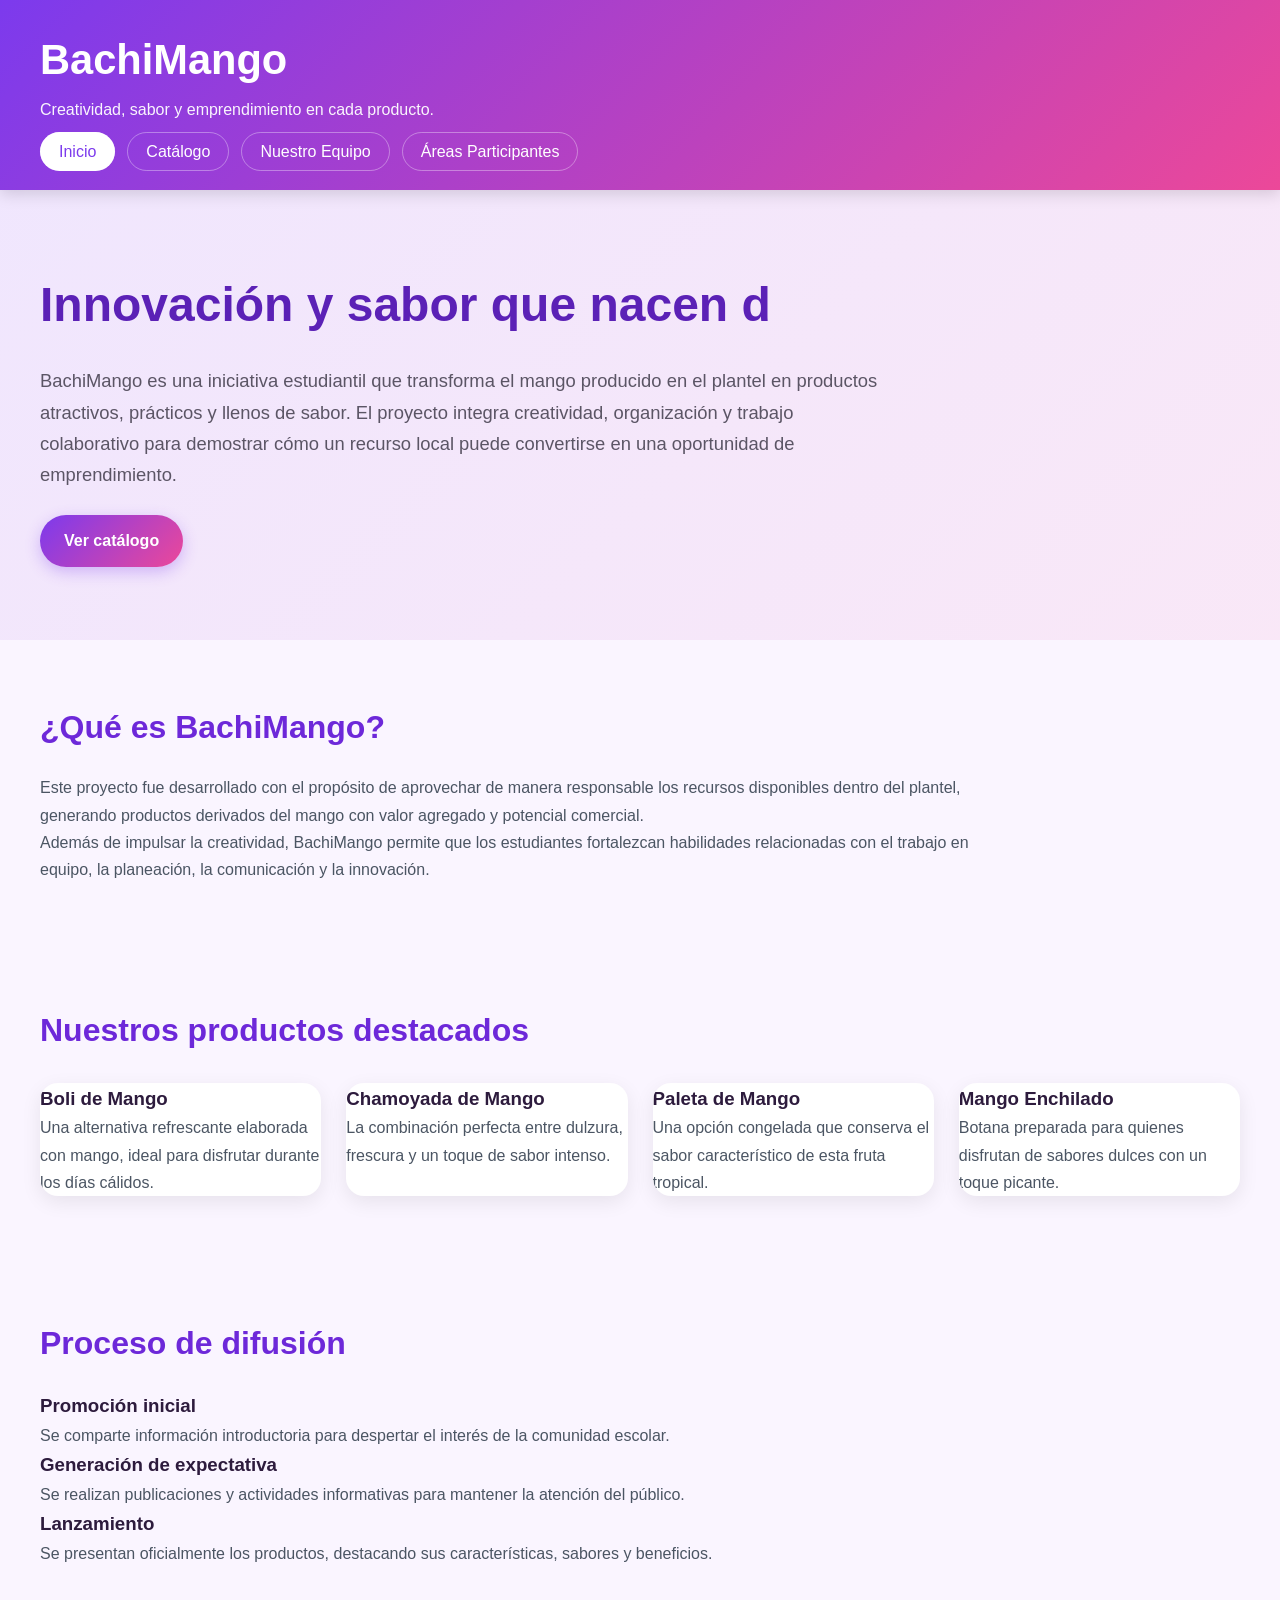
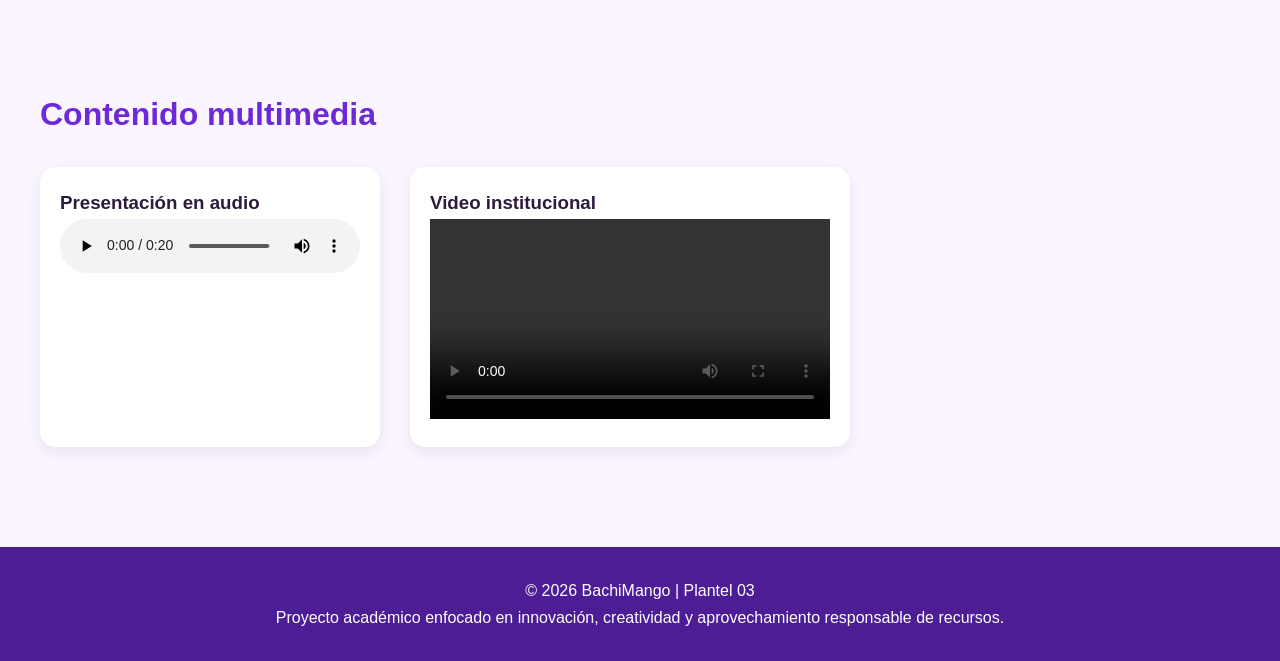
<file: index.html>
<!DOCTYPE html>
<html lang="es">
<head>
<meta charset="UTF-8">
<meta name="viewport" content="width=device-width, initial-scale=1.0">
<title>BachiMango | Inicio</title>
<link rel="stylesheet" href="estilos.css">
<link rel="icon" href="logo.png" type="image/png">
<meta name="description" content="BachiMango, proyecto estudiantil dedicado a la creación de productos innovadores derivados del mango.">
</head>
<body>
<header>
<div class="contenedor-header">
<h1>BachiMango</h1>
<p>Creatividad, sabor y emprendimiento en cada producto.</p>
</div>
<nav>
<ul>
<li><a href="index.html" class="activo">Inicio</a></li>
<li><a href="productos.html">Catálogo</a></li>
<li><a href="involucrados.html">Nuestro Equipo</a></li>
<li><a href="capacitaciones.html">Áreas Participantes</a></li>
</ul>
</nav>
</header>
<section class="hero">
<div class="hero-texto">
<h2>Innovación y sabor que nacen del mango</h2>
<p>BachiMango es una iniciativa estudiantil que transforma el mango producido en el plantel en productos atractivos, prácticos y llenos de sabor. El proyecto integra creatividad, organización y trabajo colaborativo para demostrar cómo un recurso local puede convertirse en una oportunidad de emprendimiento.</p>
<a href="productos.html" class="boton">Ver catálogo</a>
</div>
</section>
<section class="proyecto">
<h2>¿Qué es BachiMango?</h2>
<p>Este proyecto fue desarrollado con el propósito de aprovechar de manera responsable los recursos disponibles dentro del plantel, generando productos derivados del mango con valor agregado y potencial comercial.</p>
<p>Además de impulsar la creatividad, BachiMango permite que los estudiantes fortalezcan habilidades relacionadas con el trabajo en equipo, la planeación, la comunicación y la innovación.</p>
</section>
<section class="destacados">
<h2>Nuestros productos destacados</h2>
<div class="tarjetas">
<div class="tarjeta animar">
<h3>Boli de Mango</h3>
<p>Una alternativa refrescante elaborada con mango, ideal para disfrutar durante los días cálidos.</p>
</div>
<div class="tarjeta animar">
<h3>Chamoyada de Mango</h3>
<p>La combinación perfecta entre dulzura, frescura y un toque de sabor intenso.</p>
</div>
<div class="tarjeta animar">
<h3>Paleta de Mango</h3>
<p>Una opción congelada que conserva el sabor característico de esta fruta tropical.</p>
</div>
<div class="tarjeta animar">
<h3>Mango Enchilado</h3>
<p>Botana preparada para quienes disfrutan de sabores dulces con un toque picante.</p>
</div>
</div>
</section>
<section class="campania">
<h2>Proceso de difusión</h2>
<div class="fase">
<h3>Promoción inicial</h3>
<p>Se comparte información introductoria para despertar el interés de la comunidad escolar.</p>
</div>
<div class="fase">
<h3>Generación de expectativa</h3>
<p>Se realizan publicaciones y actividades informativas para mantener la atención del público.</p>
</div>
<div class="fase">
<h3>Lanzamiento</h3>
<p>Se presentan oficialmente los productos, destacando sus características, sabores y beneficios.</p>
</div>
</section>
<section class="multimedia">
<h2>Contenido multimedia</h2>
<div class="media-contenedor">
<div class="audio">
<h3>Presentación en audio</h3>
<audio controls>
<source src="bachimango.mp3" type="audio/mpeg">
Tu navegador no soporta audio.
</audio>
</div>
<div class="video">
<h3>Video institucional</h3>
<video controls width="400">
<source src="bachimango.mp4" type="video/mp4">
Tu navegador no soporta video.
</video>
</div>
</div>
</section>
<footer>
<p>© 2026 BachiMango | Plantel 03</p>
<p>Proyecto académico enfocado en innovación, creatividad y aprovechamiento responsable de recursos.</p>
</footer>
<script src="script.js"></script>
</body>
</html>
</file>
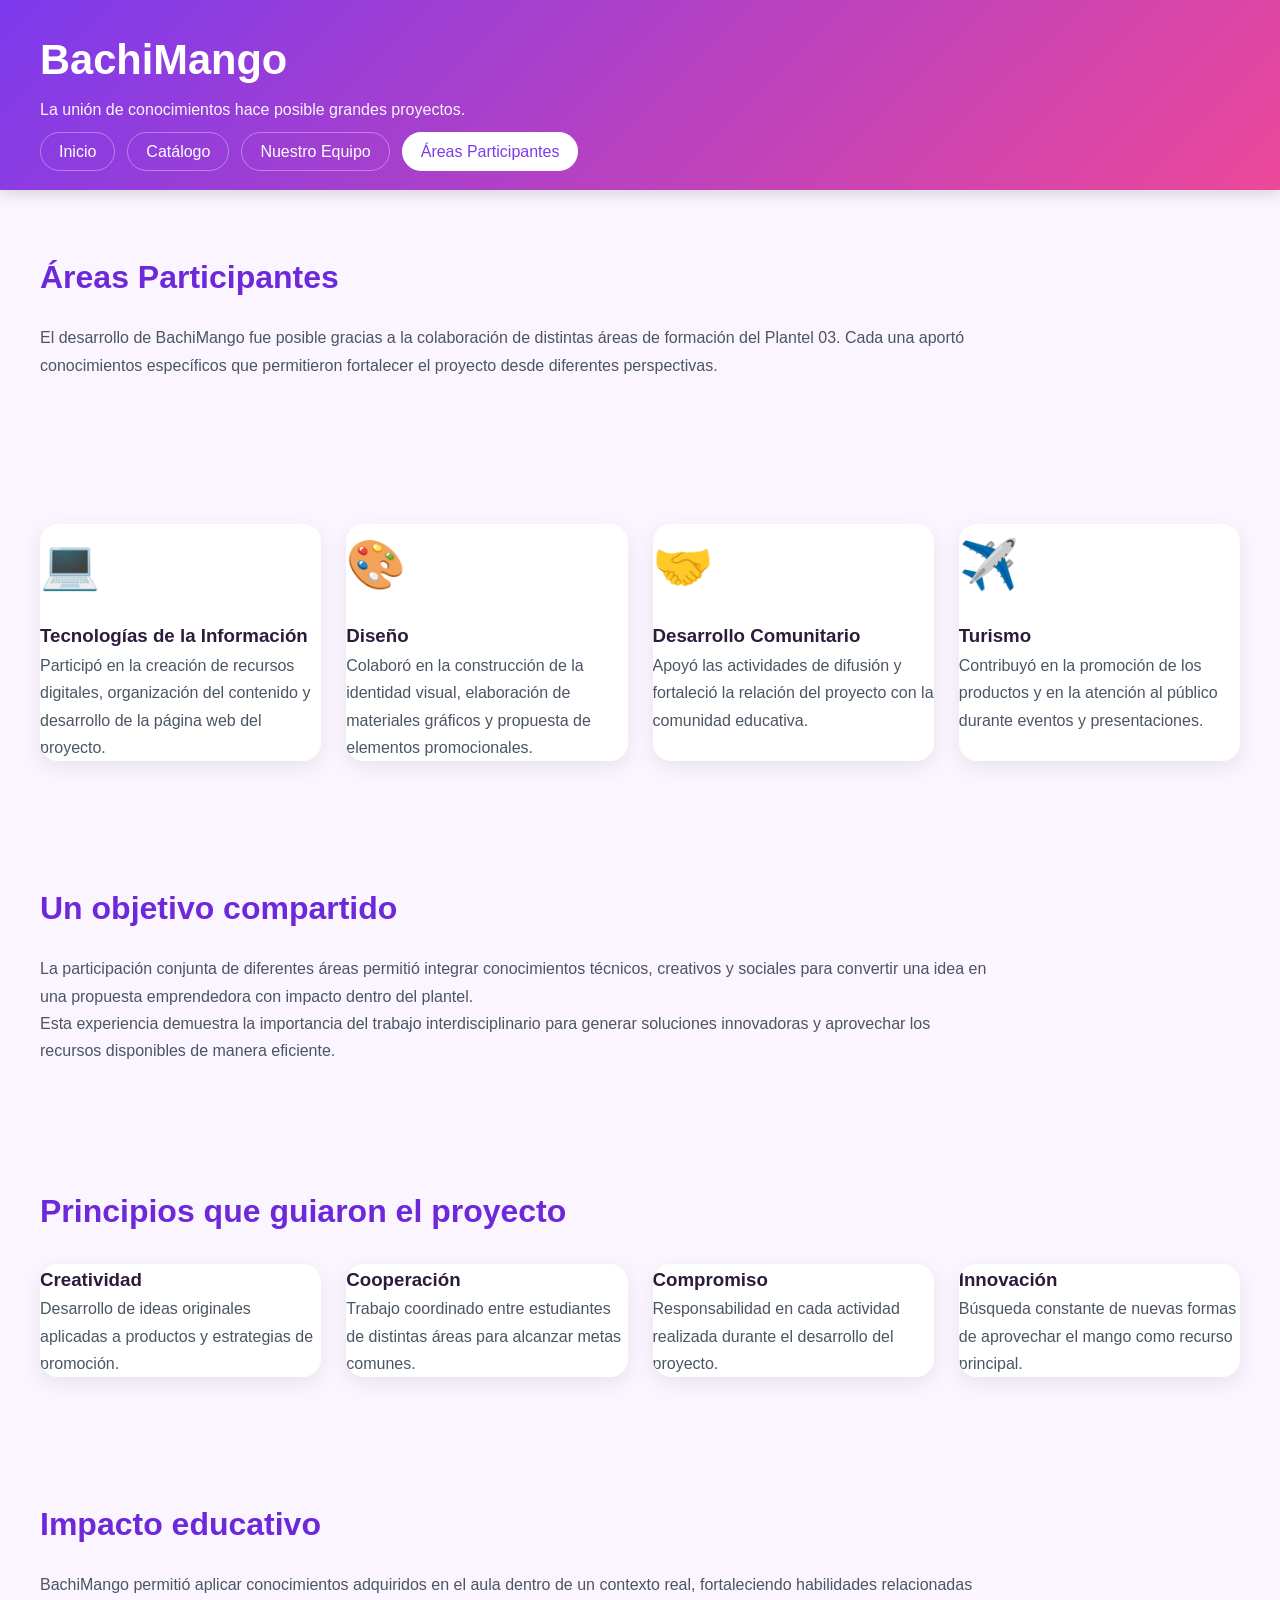
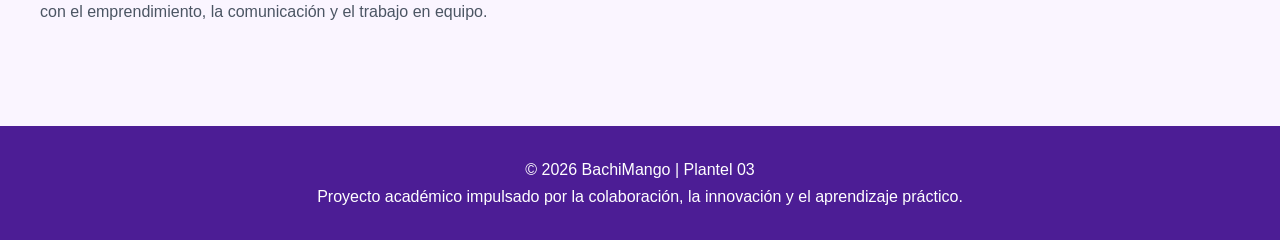
<file: capacitaciones.html>
<!DOCTYPE html>
<html lang="es">
<head>
<meta charset="UTF-8">
<meta name="viewport" content="width=device-width, initial-scale=1.0">
<title>BachiMango | Áreas Participantes</title>
<link rel="stylesheet" href="estilos.css">
<link rel="icon" href="logo.png" type="image/png">
<meta name="description" content="Conoce las áreas académicas que colaboraron en el desarrollo del proyecto BachiMango.">
</head>
<body>
<header>
<div class="contenedor-header">
<h1>BachiMango</h1>
<p>La unión de conocimientos hace posible grandes proyectos.</p>
</div>
<nav>
<ul>
<li><a href="index.html">Inicio</a></li>
<li><a href="productos.html">Catálogo</a></li>
<li><a href="involucrados.html">Nuestro Equipo</a></li>
<li><a href="capacitaciones.html" class="activo">Áreas Participantes</a></li>
</ul>
</nav>
</header>
<section class="titulo-pagina">
<h2>Áreas Participantes</h2>
<p>El desarrollo de BachiMango fue posible gracias a la colaboración de distintas áreas de formación del Plantel 03. Cada una aportó conocimientos específicos que permitieron fortalecer el proyecto desde diferentes perspectivas.</p>
</section>
<section class="capacitaciones-grid">
<div class="capacitacion-card animar">
<div class="icono">💻</div>
<h3>Tecnologías de la Información</h3>
<p>Participó en la creación de recursos digitales, organización del contenido y desarrollo de la página web del proyecto.</p>
</div>
<div class="capacitacion-card animar">
<div class="icono">🎨</div>
<h3>Diseño</h3>
<p>Colaboró en la construcción de la identidad visual, elaboración de materiales gráficos y propuesta de elementos promocionales.</p>
</div>
<div class="capacitacion-card animar">
<div class="icono">🤝</div>
<h3>Desarrollo Comunitario</h3>
<p>Apoyó las actividades de difusión y fortaleció la relación del proyecto con la comunidad educativa.</p>
</div>
<div class="capacitacion-card animar">
<div class="icono">✈️</div>
<h3>Turismo</h3>
<p>Contribuyó en la promoción de los productos y en la atención al público durante eventos y presentaciones.</p>
</div>
</section>
<section class="colaboracion">
<h2>Un objetivo compartido</h2>
<p>La participación conjunta de diferentes áreas permitió integrar conocimientos técnicos, creativos y sociales para convertir una idea en una propuesta emprendedora con impacto dentro del plantel.</p>
<p>Esta experiencia demuestra la importancia del trabajo interdisciplinario para generar soluciones innovadoras y aprovechar los recursos disponibles de manera eficiente.</p>
</section>
<section class="valores">
<h2>Principios que guiaron el proyecto</h2>
<div class="tarjetas">
<div class="tarjeta animar">
<h3>Creatividad</h3>
<p>Desarrollo de ideas originales aplicadas a productos y estrategias de promoción.</p>
</div>
<div class="tarjeta animar">
<h3>Cooperación</h3>
<p>Trabajo coordinado entre estudiantes de distintas áreas para alcanzar metas comunes.</p>
</div>
<div class="tarjeta animar">
<h3>Compromiso</h3>
<p>Responsabilidad en cada actividad realizada durante el desarrollo del proyecto.</p>
</div>
<div class="tarjeta animar">
<h3>Innovación</h3>
<p>Búsqueda constante de nuevas formas de aprovechar el mango como recurso principal.</p>
</div>
</div>
</section>
<section class="proyecto">
<h2>Impacto educativo</h2>
<p>BachiMango permitió aplicar conocimientos adquiridos en el aula dentro de un contexto real, fortaleciendo habilidades relacionadas con el emprendimiento, la comunicación y el trabajo en equipo.</p>
</section>
<footer>
<p>© 2026 BachiMango | Plantel 03</p>
<p>Proyecto académico impulsado por la colaboración, la innovación y el aprendizaje práctico.</p>
</footer>
<script src="script.js"></script>
</body>
</html>
</file>
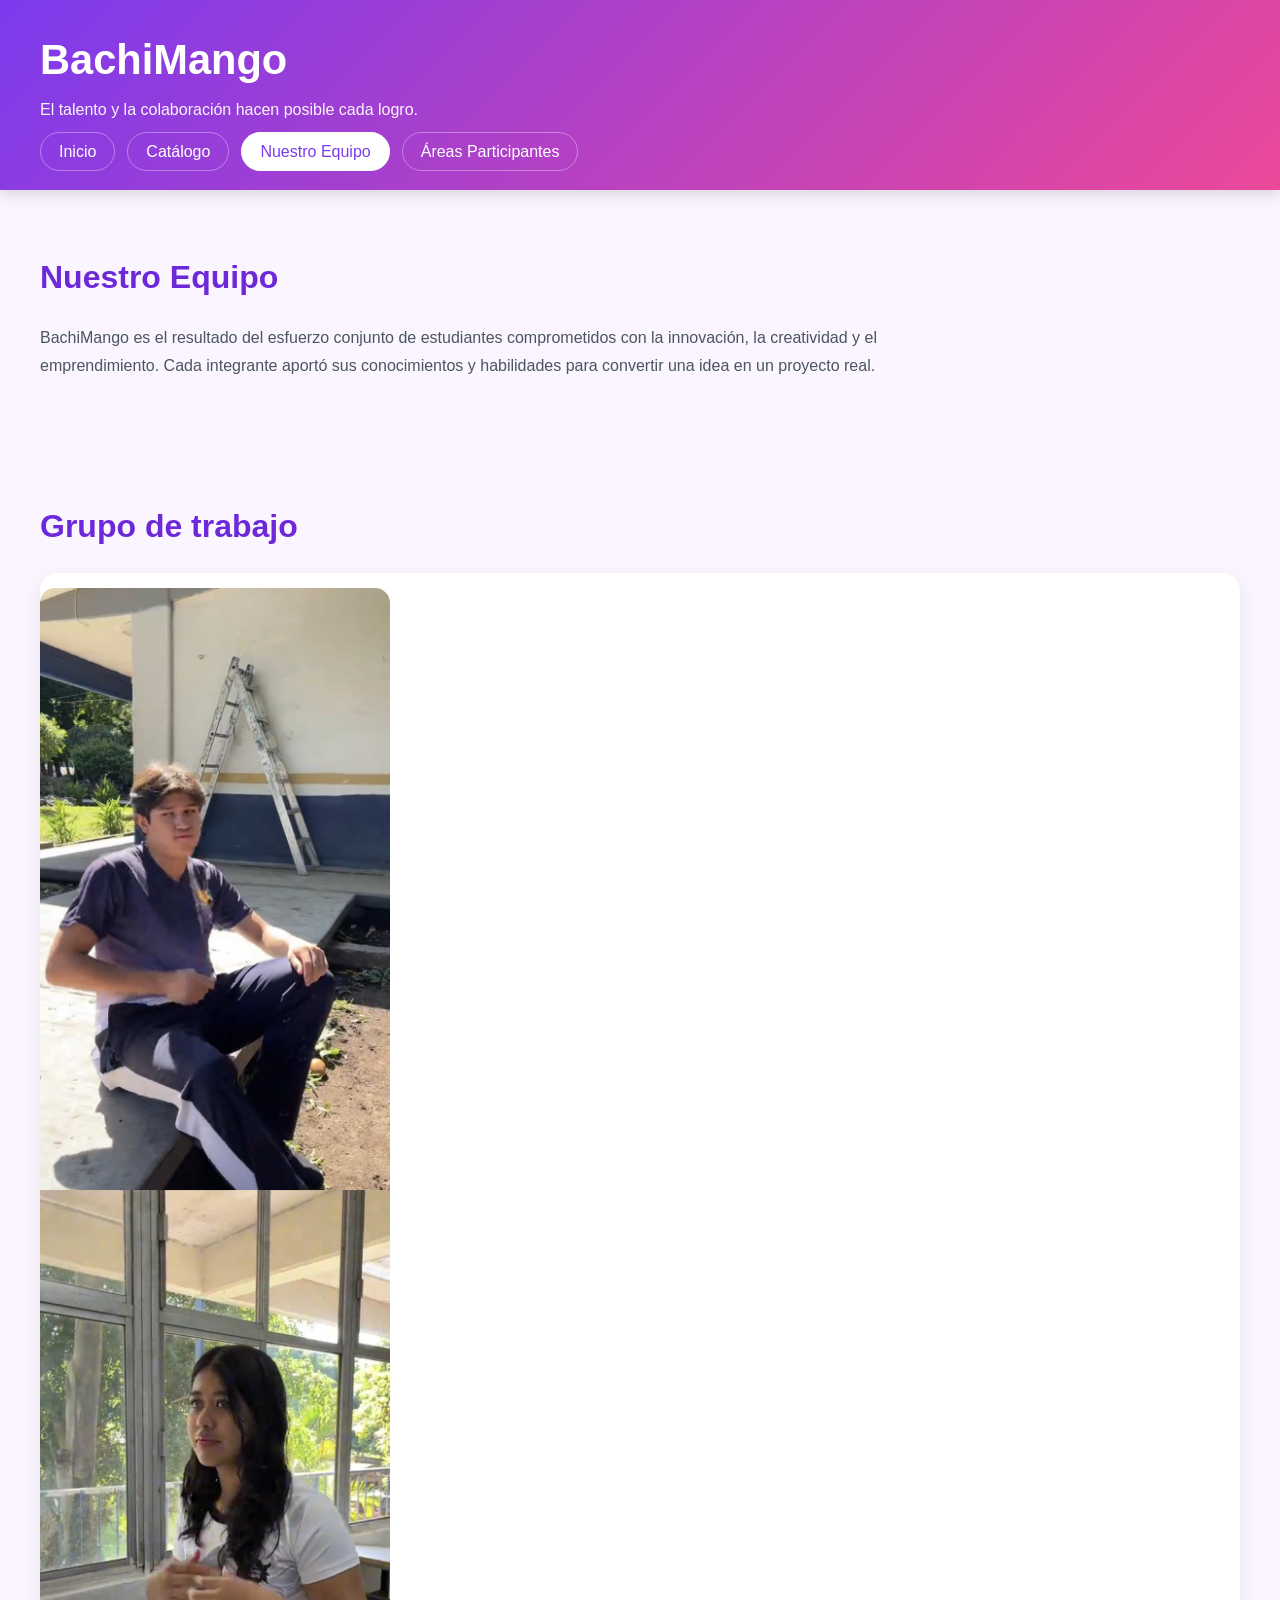
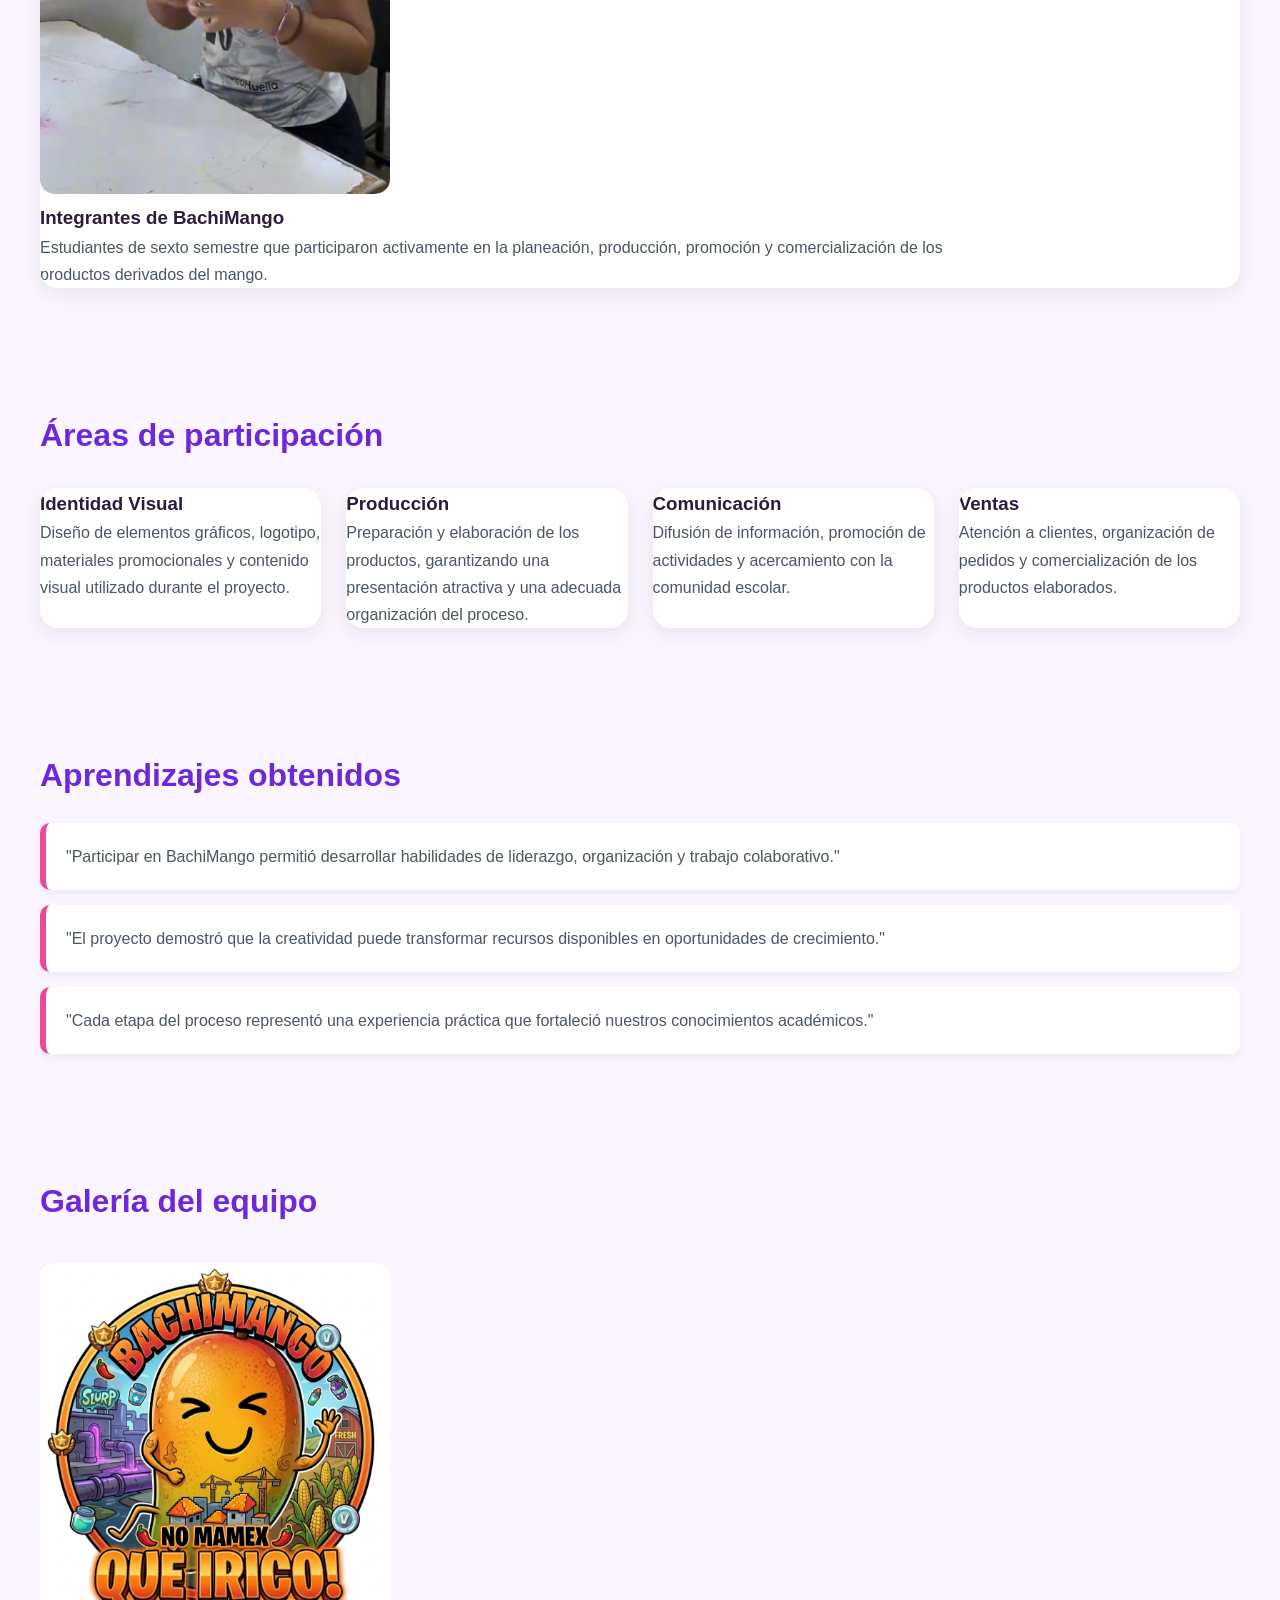
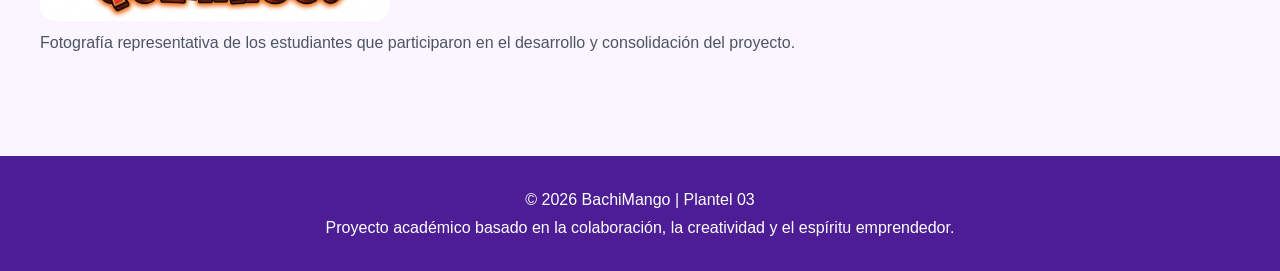
<file: involucrados.html>
<!DOCTYPE html>
<html lang="es">
<head>
<meta charset="UTF-8">
<meta name="viewport" content="width=device-width, initial-scale=1.0">
<title>BachiMango | Nuestro Equipo</title>
<link rel="stylesheet" href="estilos.css">
<link rel="icon" href="logo.png" type="image/png">
<meta name="description" content="Conoce al equipo que hizo posible el proyecto BachiMango.">
</head>
<body>
<header>
<div class="contenedor-header">
<h1>BachiMango</h1>
<p>El talento y la colaboración hacen posible cada logro.</p>
</div>
<nav>
<ul>
<li><a href="index.html">Inicio</a></li>
<li><a href="productos.html">Catálogo</a></li>
<li><a href="involucrados.html" class="activo">Nuestro Equipo</a></li>
<li><a href="capacitaciones.html">Áreas Participantes</a></li>
</ul>
</nav>
</header>
<section class="titulo-pagina">
<h2>Nuestro Equipo</h2>
<p>BachiMango es el resultado del esfuerzo conjunto de estudiantes comprometidos con la innovación, la creatividad y el emprendimiento. Cada integrante aportó sus conocimientos y habilidades para convertir una idea en un proyecto real.</p>
</section>
<section class="equipo">
<h2>Grupo de trabajo</h2>
<div class="integrantes">
<div class="integrante animar">
<img src="equipo.jpg" alt="Equipo BachiMango">
<h3>Integrantes de BachiMango</h3>
<p>Estudiantes de sexto semestre que participaron activamente en la planeación, producción, promoción y comercialización de los productos derivados del mango.</p>
</div>
</div>
</section>
<section class="actividades">
<h2>Áreas de participación</h2>
<div class="tarjetas">
<div class="tarjeta animar">
<h3>Identidad Visual</h3>
<p>Diseño de elementos gráficos, logotipo, materiales promocionales y contenido visual utilizado durante el proyecto.</p>
</div>
<div class="tarjeta animar">
<h3>Producción</h3>
<p>Preparación y elaboración de los productos, garantizando una presentación atractiva y una adecuada organización del proceso.</p>
</div>
<div class="tarjeta animar">
<h3>Comunicación</h3>
<p>Difusión de información, promoción de actividades y acercamiento con la comunidad escolar.</p>
</div>
<div class="tarjeta animar">
<h3>Ventas</h3>
<p>Atención a clientes, organización de pedidos y comercialización de los productos elaborados.</p>
</div>
</div>
</section>
<section class="experiencia">
<h2>Aprendizajes obtenidos</h2>
<div class="testimonios">
<div class="testimonio animar">
<p>"Participar en BachiMango permitió desarrollar habilidades de liderazgo, organización y trabajo colaborativo."</p>
</div>
<div class="testimonio animar">
<p>"El proyecto demostró que la creatividad puede transformar recursos disponibles en oportunidades de crecimiento."</p>
</div>
<div class="testimonio animar">
<p>"Cada etapa del proceso representó una experiencia práctica que fortaleció nuestros conocimientos académicos."</p>
</div>
</div>
</section>
<section class="foto-grupal">
<h2>Galería del equipo</h2>
<img src="grupal.jpg" alt="Fotografía grupal del equipo BachiMango">
<p>Fotografía representativa de los estudiantes que participaron en el desarrollo y consolidación del proyecto.</p>
</section>
<footer>
<p>© 2026 BachiMango | Plantel 03</p>
<p>Proyecto académico basado en la colaboración, la creatividad y el espíritu emprendedor.</p>
</footer>
<script src="script.js"></script>
</body>
</html>
</file>
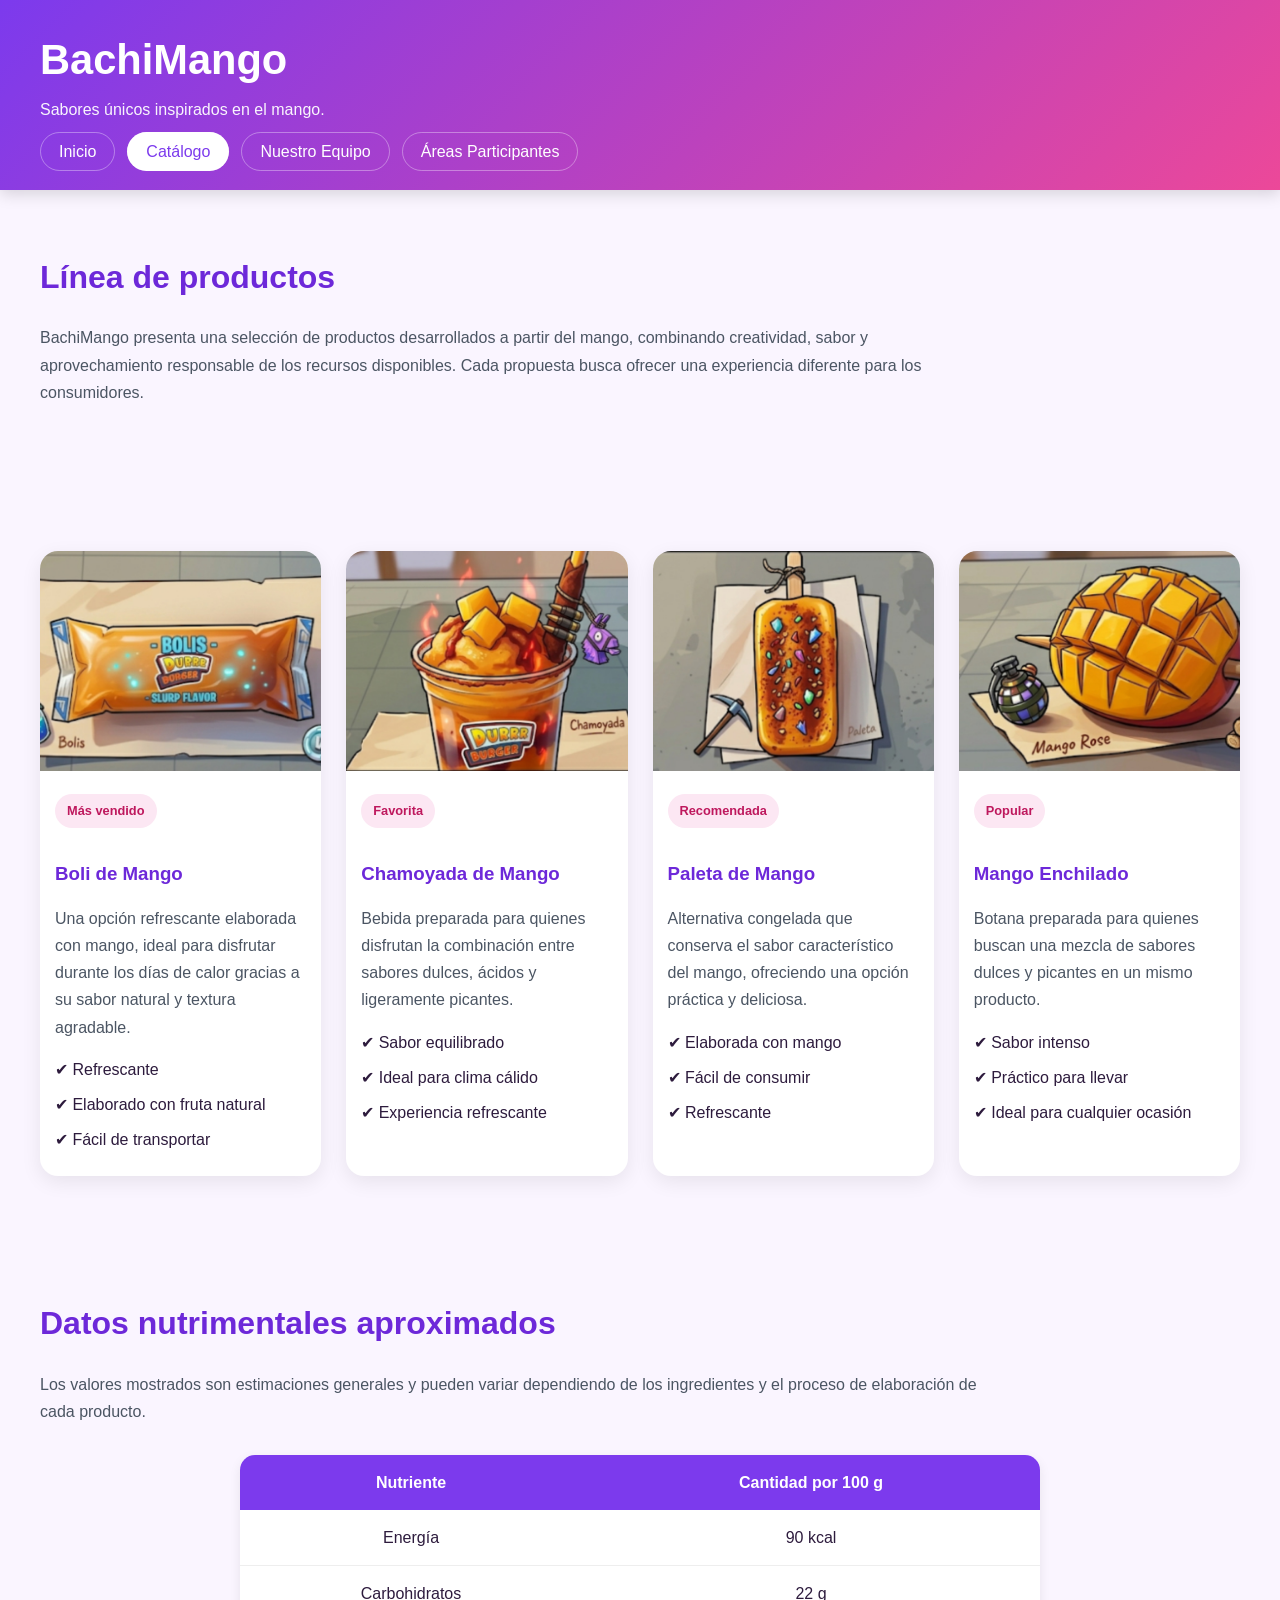
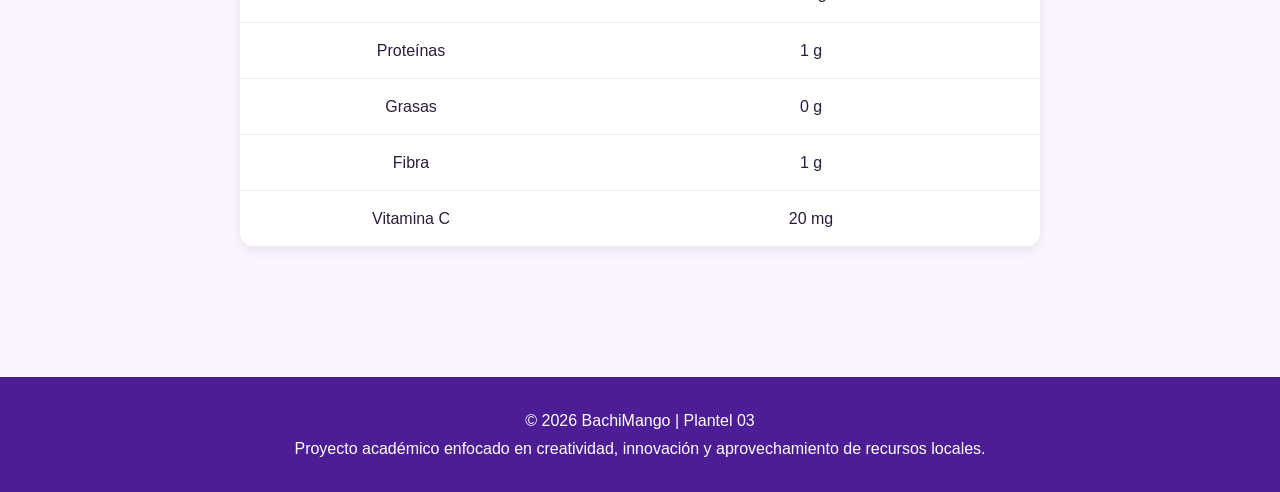
<file: productos.html>
<!DOCTYPE html>
<html lang="es">
<head>
<meta charset="UTF-8">
<meta name="viewport" content="width=device-width, initial-scale=1.0">
<title>BachiMango | Catálogo</title>
<link rel="stylesheet" href="estilos.css">
<link rel="icon" href="logo.png" type="image/png">
<meta name="description" content="Conoce la línea de productos elaborados por BachiMango a partir del mango del Plantel 03.">
</head>
<body>
<header>
<div class="contenedor-header">
<h1>BachiMango</h1>
<p>Sabores únicos inspirados en el mango.</p>
</div>
<nav>
<ul>
<li><a href="index.html">Inicio</a></li>
<li><a href="productos.html" class="activo">Catálogo</a></li>
<li><a href="involucrados.html">Nuestro Equipo</a></li>
<li><a href="capacitaciones.html">Áreas Participantes</a></li>
</ul>
</nav>
</header>
<section class="titulo-pagina">
<h2>Línea de productos</h2>
<p>BachiMango presenta una selección de productos desarrollados a partir del mango, combinando creatividad, sabor y aprovechamiento responsable de los recursos disponibles. Cada propuesta busca ofrecer una experiencia diferente para los consumidores.</p>
</section>
<section class="productos-grid">
<div class="producto-card animar">
<img src="boli.jpg" alt="Boli de mango">
<span class="etiqueta">Más vendido</span>
<h3>Boli de Mango</h3>
<p>Una opción refrescante elaborada con mango, ideal para disfrutar durante los días de calor gracias a su sabor natural y textura agradable.</p>
<ul>
<li>✔ Refrescante</li>
<li>✔ Elaborado con fruta natural</li>
<li>✔ Fácil de transportar</li>
</ul>
</div>
<div class="producto-card animar">
<img src="chamoyada.jpg" alt="Chamoyada de mango">
<span class="etiqueta">Favorita</span>
<h3>Chamoyada de Mango</h3>
<p>Bebida preparada para quienes disfrutan la combinación entre sabores dulces, ácidos y ligeramente picantes.</p>
<ul>
<li>✔ Sabor equilibrado</li>
<li>✔ Ideal para clima cálido</li>
<li>✔ Experiencia refrescante</li>
</ul>
</div>
<div class="producto-card animar">
<img src="paleta.jpg" alt="Paleta de mango">
<span class="etiqueta">Recomendada</span>
<h3>Paleta de Mango</h3>
<p>Alternativa congelada que conserva el sabor característico del mango, ofreciendo una opción práctica y deliciosa.</p>
<ul>
<li>✔ Elaborada con mango</li>
<li>✔ Fácil de consumir</li>
<li>✔ Refrescante</li>
</ul>
</div>
<div class="producto-card animar">
<img src="enchilado.jpg" alt="Mango enchilado">
<span class="etiqueta">Popular</span>
<h3>Mango Enchilado</h3>
<p>Botana preparada para quienes buscan una mezcla de sabores dulces y picantes en un mismo producto.</p>
<ul>
<li>✔ Sabor intenso</li>
<li>✔ Práctico para llevar</li>
<li>✔ Ideal para cualquier ocasión</li>
</ul>
</div>
</section>
<section class="tabla-nutricional">
<h2>Datos nutrimentales aproximados</h2>
<p>Los valores mostrados son estimaciones generales y pueden variar dependiendo de los ingredientes y el proceso de elaboración de cada producto.</p>
<table>
<tr>
<th>Nutriente</th>
<th>Cantidad por 100 g</th>
</tr>
<tr>
<td>Energía</td>
<td>90 kcal</td>
</tr>
<tr>
<td>Carbohidratos</td>
<td>22 g</td>
</tr>
<tr>
<td>Proteínas</td>
<td>1 g</td>
</tr>
<tr>
<td>Grasas</td>
<td>0 g</td>
</tr>
<tr>
<td>Fibra</td>
<td>1 g</td>
</tr>
<tr>
<td>Vitamina C</td>
<td>20 mg</td>
</tr>
</table>
</section>
<footer>
<p>© 2026 BachiMango | Plantel 03</p>
<p>Proyecto académico enfocado en creatividad, innovación y aprovechamiento de recursos locales.</p>
</footer>
<script src="script.js"></script>
</body>
</html>
</file>
<file: estilos.css>
*{
margin:0;
padding:0;
box-sizing:border-box;
}
body{
font-family:"Segoe UI",sans-serif;
background:#faf5ff;
color:#2d1b3d;
line-height:1.7;
overflow-x:hidden;
}
header{
background:linear-gradient(135deg,#7c3aed,#ec4899);
color:white;
padding:25px 40px;
box-shadow:0 4px 15px rgba(0,0,0,.15);
}
.contenedor-header h1{
font-size:2.6rem;
font-weight:700;
}
.contenedor-header p{
opacity:.95;
font-size:1rem;
}
nav{
margin-top:15px;
}
nav ul{
list-style:none;
display:flex;
gap:12px;
flex-wrap:wrap;
}
nav ul li a{
text-decoration:none;
color:white;
padding:10px 18px;
border-radius:30px;
transition:.3s;
border:1px solid rgba(255,255,255,.35);
}
nav ul li a:hover,
nav ul li a.activo{
background:white;
color:#7c3aed;
}
.hero{
min-height:450px;
display:flex;
align-items:center;
padding:60px 40px;
background:linear-gradient(135deg,rgba(124,58,237,.08),rgba(236,72,153,.08));
}
.hero-texto{
max-width:850px;
}
.hero h2{
font-size:3rem;
margin-bottom:20px;
color:#5b21b6;
}
.hero p{
font-size:1.15rem;
color:#5b5565;
margin-bottom:25px;
}
.boton{
display:inline-block;
padding:12px 24px;
border-radius:40px;
background:linear-gradient(135deg,#7c3aed,#ec4899);
color:white;
text-decoration:none;
font-weight:600;
transition:.3s;
box-shadow:0 5px 15px rgba(124,58,237,.3);
}
.boton:hover{
transform:translateY(-3px);
box-shadow:0 10px 20px rgba(124,58,237,.4);
}
section{
padding:60px 40px;
}
section h2{
font-size:2rem;
margin-bottom:20px;
color:#6d28d9;
}
section p{
max-width:950px;
color:#4b5563;
}
.tarjetas,
.capacitaciones-grid,
.productos-grid{
display:grid;
grid-template-columns:repeat(auto-fit,minmax(260px,1fr));
gap:25px;
margin-top:25px;
}
.tarjeta,
.capacitacion-card,
.producto-card,
.integrante{
background:white;
border-radius:18px;
overflow:hidden;
box-shadow:0 6px 20px rgba(0,0,0,.08);
transition:.35s;
}
.tarjeta:hover,
.capacitacion-card:hover,
.producto-card:hover,
.integrante:hover{
transform:translateY(-8px);
box-shadow:0 12px 30px rgba(124,58,237,.15);
}
.producto-card img{
width:100%;
height:220px;
object-fit:cover;
}
.producto-card h3{
padding:15px;
color:#6d28d9;
}
.producto-card p{
padding:0 15px;
}
.producto-card ul{
padding:15px;
list-style:none;
}
.producto-card li{
margin-bottom:8px;
}
.etiqueta{
display:inline-block;
margin:15px;
padding:6px 12px;
border-radius:20px;
font-size:.8rem;
font-weight:600;
background:#fce7f3;
color:#be185d;
}
table{
width:100%;
max-width:800px;
margin:30px auto;
border-collapse:collapse;
background:white;
border-radius:15px;
overflow:hidden;
box-shadow:0 4px 12px rgba(0,0,0,.08);
}
th{
background:#7c3aed;
color:white;
padding:14px;
}
td{
padding:14px;
text-align:center;
border-bottom:1px solid #eee;
}
.media-contenedor{
display:flex;
gap:30px;
flex-wrap:wrap;
margin-top:25px;
}
.audio,
.video{
background:white;
padding:20px;
border-radius:15px;
box-shadow:0 5px 15px rgba(0,0,0,.08);
}
.testimonios{
display:grid;
gap:15px;
margin-top:20px;
}
.testimonio{
background:white;
padding:20px;
border-left:6px solid #ec4899;
border-radius:10px;
box-shadow:0 4px 10px rgba(0,0,0,.05);
}
.icono{
font-size:3rem;
margin-bottom:15px;
}
.integrante img,
.foto-grupal img{
width:100%;
max-width:350px;
border-radius:15px;
margin-top:15px;
}
footer{
background:#4c1d95;
color:white;
text-align:center;
padding:30px;
margin-top:40px;
}
.animar{
opacity:0;
transform:translateY(40px);
transition:.8s ease;
}
.animar.visible{
opacity:1;
transform:translateY(0);
}
@media(max-width:768px){
header{
text-align:center;
}
nav ul{
justify-content:center;
flex-direction:column;
align-items:center;
}
.hero{
padding:40px 20px;
text-align:center;
}
.hero h2{
font-size:2.2rem;
}
section{
padding:40px 20px;
}
.media-contenedor{
flex-direction:column;
}
}
</file>
